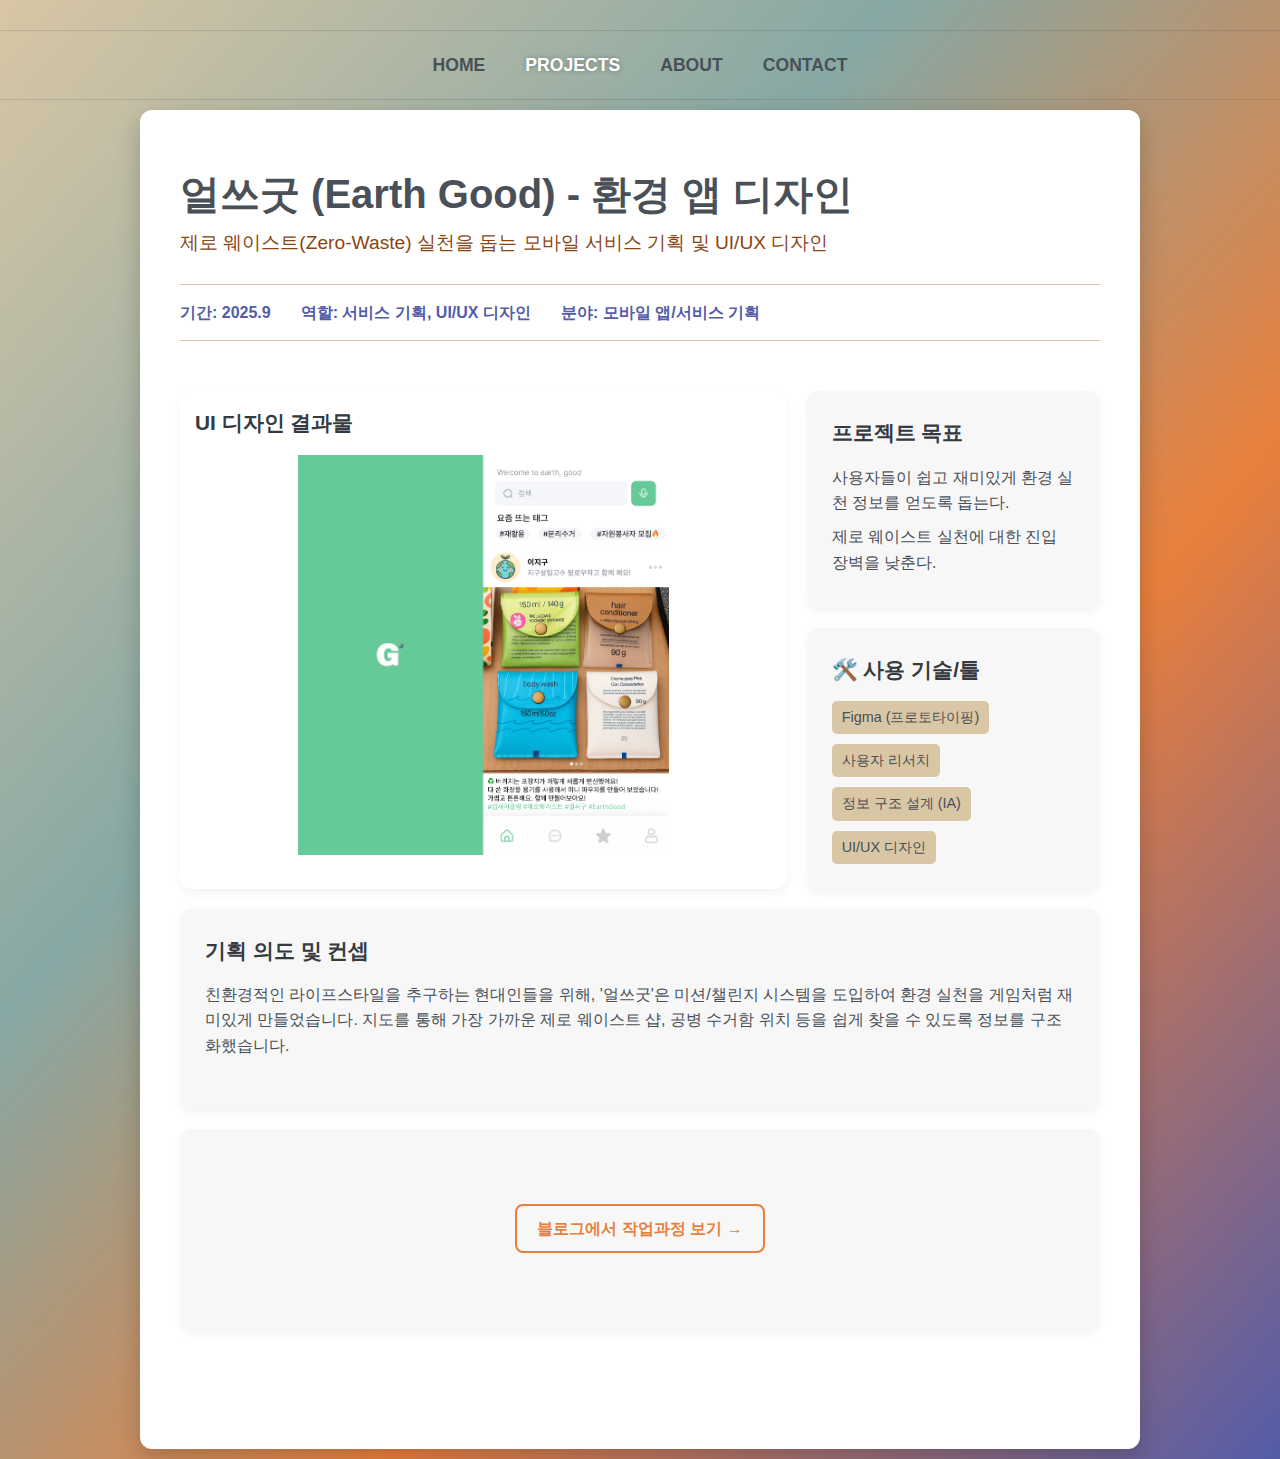
<file: 브랜딩포폴/얼쓰굿.html>
<!DOCTYPE html>
<html lang="ko">
<head>
    <meta charset="UTF-8">
    <meta name="viewport" content="width=device-width, initial-scale=1.0">
    <title>프로젝트 상세 - 얼쓰굿</title>
    <link rel="stylesheet" href="index.css"> 
    </head>
<body>
    
    <header class="main-header">
        </header>
    
    <nav class="top-menu">
        <ul>
            <li><a href="index.html">HOME</a></li>
            <li><a href="project.html" class="active">PROJECTS</a></li>
            <li><a href="about.html">ABOUT</a></li>
            <li><a href="contact.html">CONTACT</a></li>
        </ul>
    </nav>

    <div class="page-content-wrapper"> 
        
       <main class="project-detail-main"> 
    
            <section class="detail-header">
                <h1>얼쓰굿 (Earth Good) - 환경 앱 디자인</h1>
                <p class="tagline-detail">제로 웨이스트(Zero-Waste) 실천을 돕는 모바일 서비스 기획 및 UI/UX 디자인</p>
                <div class="project-summary-box">
                    <span>기간: 2025.9</span>
                    <span>역할: 서비스 기획, UI/UX 디자인</span>
                    <span>분야: 모바일 앱/서비스 기획</span>
                </div>
            </section>
            
            <section class="bento-grid-container">
                
                <div class="bento-tile tile-wide tile-tall image-viewer-tile">
                    <h3> UI 디자인 결과물</h3>
                    <img src="./얼쓰굿.png" alt="얼쓰굿 앱 목업" class="detail-image-full"> 
                    <p class="image-caption"></p>
                </div>

                <div class="bento-tile style-guide-tile">
                    <h3> 프로젝트 목표</h3>
                    <ul>
                        <li>사용자들이 쉽고 재미있게 환경 실천 정보를 얻도록 돕는다.</li>
                        <li>제로 웨이스트 실천에 대한 진입 장벽을 낮춘다.</li>
                    </ul>
                </div>

                <div class="bento-tile tech-tile">
                    <h3>🛠️ 사용 기술/툴</h3>
                    <div class="tech-list">
                        <span>Figma (프로토타이핑)</span>
                        <span>사용자 리서치</span>
                        <span>정보 구조 설계 (IA)</span>
                        <span>UI/UX 디자인</span>
                    </div>
                </div>
                
                <div class="bento-tile tile-full description-tile">
                    <h3>기획 의도 및 컨셉</h3>
                    <p>친환경적인 라이프스타일을 추구하는 현대인들을 위해, '얼쓰굿'은 미션/챌린지 시스템을 도입하여 환경 실천을 게임처럼 재미있게 만들었습니다. 지도를 통해 가장 가까운 제로 웨이스트 샵, 공병 수거함 위치 등을 쉽게 찾을 수 있도록 정보를 구조화했습니다.</p>
                </div>

                <div class="bento-tile tile-full button-tile">
                    <a href="https://blog.naver.com/snr7052/224111632977" target="_blank" class="blog-button">블로그에서 작업과정 보기 →</a>
                </div>

            </section>
            
    
            
        </main>
        
    </div> 
    </body>
</html>
</file>
<file: 브랜딩포폴/index.css>
body, p, li, span { /* 💥 li와 span 태그 추가 */
    /* [본문용 폰트] DM Sans */
    font-family: 'DM Sans', sans-serif;
    color: #495057; 
    line-height: 1.6; 
}

/* 폰트 굵기를 달리 적용해야 하는 li/span이 있다면 별도로 지정 */
.tech-list span {
    /* 기술 목록의 span은 Rubik 폰트로 지정했었으므로, 이 정의를 확인합니다. */
    font-family: 'Rubik', sans-serif;
}
h1, h2 {
    /* [메인 제목용 폰트] Nunito */
    font-family: 'Nunito', sans-serif;
    font-weight: 800; 
    line-height: 1.2;
}

h3, h4, 
.top-menu a, /* 메뉴바의 a 태그 */
.tagline,
.contact-item h3,
.blog-button /* 💥 버튼도 Rubik으로 하고 싶다면 추가 */
{
    /* [서브 제목 및 UI 요소용 폰트] Rubik 적용 */
    font-family: 'Rubik', sans-serif;
    font-weight: 600; 
}
* {
    margin: 0;
    padding: 0;
    box-sizing: border-box;
}

body {
    font-family: 'Georgia', serif; 
    
    /* ***** 배경색 변경: 4가지 색상 그라데이션 적용 ***** */
    /* to bottom right: 왼쪽 상단에서 오른쪽 하단으로 흐름 */
    background: linear-gradient(to bottom right, 
        #D9C6A5 0%,  /* 밝은 베이지 (시작) */
        #87A8A4 35%, /* 부드러운 그린 */
        #E97F3C 65%, /* 활기찬 오렌지 */
        #535CA9 100% /* 차분한 바이올렛 (끝) */
    ); 
    
    color: #495057; /* 메인 텍스트 색상 */
    min-height: 100vh;
    display: flex;
    flex-direction: column;
}

/* 1. 헤더 스타일 */
.main-header {
    /* *** 배경색 해제: body의 그라데이션이 투영되도록 설정 *** */
    background: transparent; 
    padding: 15px 5%;
    /* 배경이 투명해지므로 구분선을 제거하거나 연한 선으로 대체 */
    border-bottom: 1px solid rgba(73, 80, 87, 0.2); 
}

.logo-area {
    display: flex;
    align-items: center;
    gap: 15px;
}

/* 헤더 타이틀 색상: 어두운 배경이 없어졌으므로, 잘 보이는 어두운 톤으로 변경 */
.header-title {
    font-size: 1.8em;
    font-weight: bold;
    color: #495057; /* 다크 그레이 */
}

/* ... (body와 header 스타일은 이전과 동일) ... */

/* 2. 메인 콘텐츠 스타일 (하단 배치 및 수평 중앙 정렬) */
.main-content {
    flex-grow: 1; 
    display: flex;
    flex-direction: column;
    align-items: center; /* 수평 중앙 정렬 */
    justify-content: flex-end; /* *** 핵심: 메인 콘텐츠를 하단으로 배치 *** */
    padding: 20px 5%; /* 좌우 여백을 주어 배치 영역 확보 */
    text-align: center;
    padding-bottom: 80px; /* 푸터와 너무 붙지 않도록 아래 여백 추가 */
}

/* ================================================= */
/* 메인 아이콘 네비게이션 (두둥실 + 확대 + 텍스트 라벨) */
/* ================================================= */

/* 아이콘 네비게이션 컨테이너 */
.icon-nav-container {
    display: flex;
    justify-content: center;
    align-items: center;
    gap: 60px; 
    margin-top: 80px;
}

/* 오른쪽 그룹 레이아웃 유지 */
.right-icon-group {
    display: flex;
    gap: 60px;
}

/* 개별 아이콘 링크 (텍스트를 중앙에 배치하기 위해 flex-column 추가) */
.nav-icon-link {
    text-decoration: none;
    display: flex;
    flex-direction: column;
    align-items: center;
    transition: all 0.4s ease;
    background: none; /* 원형 테두리 제거 */
}

/* 아이콘 이미지 기본 크기 */
.nav-icon-img {
    width: 150px; 
    height: auto;
    display: block;
    transition: transform 0.3s ease; /* 확대 애니메이션 */
}

/* 호버 시 나타날 글자 스타일 (기본적으로 투명) */
.icon-label {
    margin-top: 15px;
    font-family: 'Rubik', sans-serif;
    font-weight: 700;
    font-size: 1.1em;
    color: #ebebeb; /* 텍스트 색상 */
    opacity: 0; /* 평소엔 숨김 */
    transform: translateY(10px); /* 살짝 아래에 위치 */
    transition: all 0.3s ease;
}

/* --- 💥 호버 시 복합 효과 시작 --- */

.nav-icon-link:hover .nav-icon-img {
    /* 1. 이미지 크기 확대 */
    transform: scale(1.15); 
    /* 2. 두둥실 애니메이션 적용 */
    animation: floating 1.5s ease-in-out infinite;
}

.nav-icon-link:hover .icon-label {
    /* 3. 숨겨진 텍스트 나타남 */
    opacity: 1;
    transform: translateY(0);
}

/* 두둥실 애니메이션 (이미 커진 상태인 1.15배를 기준으로 움직임) */
@keyframes floating {
    0% { transform: translateY(0) scale(1.15); }
    50% { transform: translateY(-15px) scale(1.15); }
    100% { transform: translateY(0) scale(1.15); }
}

/* 3. 푸터 스타일 */
footer {
    padding: 15px;
    text-align: center;
    /* *** 배경색 해제: body의 그라데이션이 투영되도록 설정 *** */
    background: transparent; 
    color: #495057; /* 푸터 글씨색 (다크 그레이) */
    margin-top: auto;
    font-size: 0.9em;
    /* 상단 구분선 추가 */
    border-top: 1px solid rgba(73, 80, 87, 0.2); 
}

/* 기타 스타일은 이전 코드에서 유지 */
/* ... */
/* ================================================= */
/* PROJECTS PAGE STYLES (projects.html)              */
/* ================================================= */


/* ================================================= */
/* 1. 새로운 상단 메뉴바 스타일 (top-menu)          */
/* ================================================= */
.top-menu {
    padding: 20px 0;
    background: transparent; 
    border-bottom: 1px solid rgba(73, 80, 87, 0.2); 
}

.top-menu ul {
    list-style: none;
    display: flex; /* *** 핵심: 메뉴 항목을 가로로 배치 *** */
    justify-content: center; /* *** 핵심: 항목들을 중앙에 배치 *** */
    padding: 0;
    margin: 0;
}

.top-menu li {
    margin: 0 20px; /* 항목 간 간격 */
}

.top-menu li a {
    text-decoration: none;
    font-size: 1.1em;
    font-weight: 600;
    /* 평소 색상: 어두운 배경에서 잘 보이도록 다크 그레이 */
    color: #495057; 
    transition: color 0.3s ease;
}

/* *** 핵심: 활성화된 항목 또는 호버 시 흰색으로 *** */
.top-menu li a.active,
.top-menu li a:hover {
    color: #FFFFFF; /* 흰색으로 변경 */
    /* 현재 배경이 밝은 그라데이션이므로, 흰색이 잘 안 보일 수 있습니다. */
    /* 이때는 텍스트에 그림자를 주어 대비를 강화하는 것이 좋습니다. */
    text-shadow: 0 0 5px rgba(0, 0, 0, 0.3); 
}


/* ================================================= */
/* 2. 메인 콘텐츠 스타일 수정 (썸네일 중앙 배치를 위해) */
/* ================================================= */

/* 클래스명을 일반적인 용도에 맞게 main-content-center로 변경 */
.main-content-center { 
    flex-grow: 1; 
    display: flex;
    flex-direction: column;
    
    /* *** 수평 중앙 정렬 *** */
    align-items: center; 
    /* *** 수직 중앙 정렬 (화면 높이 중앙에 배치) *** */
    justify-content: center; 
    
    /* 사이드바 너비를 뺐던 max-width는 이제 제거합니다. */
    width: 100%;
    padding: 20px;
    
    /* HTML에서 메인 영역 클래스 이름을 project-main-content 대신 이것으로 사용해야 합니다. */
}

/* 썸네일 그리드 스타일 (변경 없음) */
.thumbnail-grid {
    display: grid;
    grid-template-columns: repeat(3, 1fr); 
    gap: 15px; 
    width: 100%; 
    max-width: 900px; /* 그리드 최대 폭 유지 */
}

/* ... (나머지 썸네일 관련 스타일은 유지) ... */

/* 3. 메인 콘텐츠 (썸네일 영역) */
.project-main-content {
    flex-grow: 1; 
    
    /* 중앙 배치: Flexbox를 사용하여 콘텐츠를 중앙에 배치 */
    display: flex;
    flex-direction: column;
    align-items: center; /* *** 수평 중앙 정렬 (가장 중요) *** */
    
    /* 전체 박스 크기 내에서 중앙 정렬을 위해 너비 100%를 사용합니다. */
    width: 100%;
    
    /* 썸네일 섹션들이 박스 내부에 적절히 위치하도록 패딩 설정 */
    padding: 20px;
}
/* 4. 썸네일 3분할 그리드 */
.thumbnail-grid {
    /* 썸네일 그리드 자체는 중앙에 배치되지만, 그 폭은 유동적입니다. */
    display: grid;
    grid-template-columns: repeat(3, 1fr); 
    gap: 15px; 
    width: 100%; /* 부모(project-main-content)의 크기 내에서 폭을 꽉 채웁니다. */
    max-width: 900px; /* 썸네일 그리드가 너무 커지는 것을 방지하기 위해 최대 폭 설정 (선택 사항) */
}

.thumbnail-item {
    display: block;
    overflow: hidden;
    position: relative;
    
    /* *** 핵심: 이미지 비율을 맞추기 위한 트릭 (1:1 정사각형 가정) *** */
    padding-top: 100%; 
}

.thumbnail-item img {
    position: absolute;
    top: 0;
    left: 0;
    width: 100%;
    height: 100%;
    object-fit: cover; /* 이미지를 잘리지 않게 비율에 맞춰 꽉 채움 */
    transition: opacity 0.3s ease;
}

.thumbnail-item:hover img {
    opacity: 0.8;
}

/* 썸네일 섹션 간의 구분 */
.thumbnail-section {
    margin-bottom: 50px;
    width:100%;
}

/* 임시로 각 섹션의 높이를 지정하여 스크롤 이동 테스트 */
#web {
    min-height: 500px; /* 이미 콘텐츠가 있으니 유지 */
}

#app {
    min-height: 100vh; /* 화면 높이만큼 지정 */
    padding-top: 80px; /* 헤더에 가려지지 않게 여백 추가 */
}

#graphic {
    min-height: 100vh; /* 화면 높이만큼 지정 */
    padding-top: 80px; 
}

/* ================================================= */
/* 임시 이미지 박스 스타일 (COMING SOON)             */
/* ================================================= */

.placeholder-item {
    /* 기존 썸네일 아이템과 동일하게 1:1 비율을 유지합니다. */
    position: relative;
    padding-top: 100%; 
    background-color: #f8f8f8; /* 배경색: 밝은 회색 */
    border: 1px solid #e0e0e0; /* 테두리 추가 */
    border-radius: 8px;
    box-shadow: none; /* 그림자 제거 또는 약하게 */
    display: flex; /* 내부 콘텐츠 정렬을 위해 flex 사용 */
    justify-content: center;
    align-items: center;
}

.placeholder-content {
    /* 내용을 썸네일 아이템 중앙에 배치 */
    position: absolute;
    top: 50%;
    left: 50%;
    transform: translate(-50%, -50%); /* 정확히 중앙에 위치 */
    text-align: center;
    color: #a0a0a0; /* 텍스트 색상: 연한 회색 */
    font-size: 1.2em;
    font-weight: 600;
}

.placeholder-content p {
    margin-top: 5px;
    font-size: 0.9em;
    font-weight: 400;
    color: #b0b0b0;
}

/* ================================================= */
/* ABOUT PAGE STYLES (about.html) - 이분할 대칭형   */
/* ================================================= */

/* 중앙 박스 래퍼는 이전과 동일하게 유지 */
.page-content-wrapper {
    /* *** 핵심: 상하좌우 10px (약 1cm) 여백 설정 *** */
    margin: 10px; 
    
    /* 화면 중앙에 박스를 배치 */
    margin-left: auto;
    margin-right: auto;
    
    /* 배경색 흰색 계열 설정 */
    background-color: #FFFFFF; 
    
    /* 박스 최대 너비 설정 */
    max-width: 1230px; 
    
    /* 모서리 둥글게 */
    border-radius: 12px;
    
    /* 그림자 효과 */
    box-shadow: 0 8px 25px rgba(0, 0, 0, 0.2);
    
    overflow: hidden; 
}
/* T자형 컨테이너 대신 이분할 레이아웃 적용 */
.about-main-content-split {
    display: flex;
    justify-content: space-between;
    width: 100%;
    padding: 40px; /* 전체 박스 내 여백 */
    gap: 40px; /* 두 칼럼 사이의 간격 */
    min-height: 80vh; /* 내용이 적더라도 최소 높이 확보 */
}

.split-column {
    width: 50%; /* 양쪽 칼럼을 50%씩 동일하게 배분 */
    padding: 0 15px;
}

.left-column {
    border-right: 1px solid #D9C6A5; /* 중앙에 얇은 베이지색 구분선 */
    padding-right: 40px;
}

.right-column {
    padding-left: 40px;
}

/* 프로필 요약 스타일 */
.profile-summary {
    margin-bottom: 40px;
}

.profile-img-small {
    width: 90px;
    height: 90px;
    border-radius: 50%;
    object-fit: cover;
    margin-bottom: 15px;
    border: 3px solid #E97F3C; /* 오렌지 포인트 색상 */
}

.profile-summary h2 {
    font-size: 1.8em;
    color: #495057;
}

.tagline-large {
    font-size: 1.1em;
    font-weight: 500;
    color: #535CA9;
    margin-bottom: 20px;
}

/* 경력/프로젝트 아이템 스타일 */
.experience-list,
.project-list {
    margin-top: 20px;
}

.experience-item,
.project-item-split,
.education-item {
    margin-bottom: 25px;
    padding-bottom: 10px;
    border-bottom: 1px dashed rgba(73, 80, 87, 0.1);
}

.experience-item h4,
.project-item-split h4,
.education-item h4 {
    font-size: 1.15em;
    color: #495057;
    margin-bottom: 5px;
}

.date {
    font-size: 0.9em;
    color: #87A8A4; /* 부드러운 그린 톤 */
    margin-bottom: 5px;
}

/* 기술 스택 뱃지 스타일 */
.skills-grid-split {
    display: flex;
    flex-wrap: wrap;
    gap: 10px;
    margin-bottom: 30px;
}

.skill-badge-lg {
    background-color: #535CA9; /* 바이올렛/블루 포인트 */
    color: #FFFFFF;
    padding: 10px 15px;
    border-radius: 5px;
    font-size: 0.95em;
    font-weight: 600;
}

/* --- 반응형 설정 (모바일에서 1단으로 변경) --- */
@media (max-width: 900px) {
    .about-main-content-split {
        flex-direction: column; /* 세로로 쌓기 */
        gap: 30px;
    }
    .split-column {
        width: 100%;
        padding: 0;
    }
    .left-column {
        border-right: none;
        border-bottom: 1px solid #D9C6A5; /* 모바일에서는 하단 구분선 */
        padding-bottom: 30px;
        padding-right: 0;
    }
    .right-column {
        padding-left: 0;
    }
}

/* ================================================= */
/* CONTACT PAGE STYLES (contact.html) - 지도 컨셉    */
/* ================================================= */

.contact-page {
    padding: 60px 40px; 
    max-width: 1100px; 
    /* 지도가 빠졌으므로, 중앙 정렬이 더 잘 작동하도록 flex를 재사용합니다. */
    display: flex;
    flex-direction: column;
    align-items: center;
}

.contact-section {
    width: 100%; /* 내부 섹션 너비 유지 */
}

.contact-section h2 {
    font-size: 2.5em;
    color: #535CA9; 
    /* 상단 여백 조정 */
    margin-bottom: 50px; 
    text-align: center;
}

/* 2. 정보 및 폼 영역 (좌우 분할) */
.info-form-split {
    display: flex;
    justify-content: center; /* 중앙 정렬을 위해 추가 */
    width: 100%;
    gap: 40px;
    max-width: 900px; /* 너무 넓어지는 것을 방지 */
    margin: 0 auto; /* 중앙 배치 */
}

.contact-info-list {
    width: 40%;
    padding: 20px 0;
}

.contact-info-list h3 {
    font-size: 1.5em;
    color: #495057;
    margin-bottom: 30px;
}

.contact-form-area-split {
    width: 60%;
    padding: 30px;
    background-color: #f7f7f7; /* 폼 영역을 약간 밝게 분리 */
    border-radius: 8px;
    border: 1px solid #D9C6A5;
}

.contact-form-area-split h3 {
    color: #8B4513; 
    margin-bottom: 25px;
}

/* 연락처 개별 아이템 스타일 */
.contact-detail-item {
    display: flex;
    align-items: flex-start;
    margin-bottom: 35px;
}

.contact-detail-item .icon {
    font-size: 2.2em;
    color: #E97F3C; /* 오렌지 아이콘 색상 */
    margin-right: 15px;
    line-height: 1;
}

.detail-text h4 {
    font-size: 1em;
    color: #343A40;
    font-weight: 600;
    margin-bottom: 3px;
}

.detail-text p {
    font-size: 1.1em;
    margin: 0;
}

.detail-text a {
    color: #535CA9;
    text-decoration: none;
    font-weight: 500;
}

/* 폼 스타일 재정의 */
.simple-form input,
.simple-form textarea {
    width: 100%;
    padding: 12px;
    margin-bottom: 15px;
    border: 1px solid #D9C6A5;
    border-radius: 5px;
    font-size: 1em;
    box-sizing: border-box;
    background-color: #FFFFFF;
}

.submit-button-split {
    display: block;
    width: 100%;
    padding: 15px;
    background-color: #535CA9; /* 바이올렛/블루 포인트로 통일 */
    color: #FFFFFF;
    border: none;
    border-radius: 5px;
    font-size: 1.1em;
    cursor: pointer;
    transition: background-color 0.3s ease;
}

.submit-button-split:hover {
    background-color: #39438F;
}

/* --- 반응형 설정 --- */
@media (max-width: 800px) {
    .info-form-split {
        flex-direction: column;
        gap: 30px;
    }
    .contact-info-list,
    .contact-form-area-split {
        width: 100%;
        padding: 0;
    }
    .contact-form-area-split {
        padding: 30px; /* 폼 영역만 다시 패딩 적용 */
    }
}

/* ================================================= */
/* PROJECT DETAIL PAGE STYLES (project_detail.html)  */
/* ================================================= */

.project-detail-main {
    padding: 60px 40px; 
    max-width: 1000px; /* 상세 페이지 너비 제한 */
    margin: 0 auto;
}

/* --- 상세 페이지 헤더 --- */
.detail-header h1 {
    font-size: 2.5em;
    margin-bottom: 10px;
}

.tagline-detail {
    font-size: 1.2em;
    color: #8B4513; 
    margin-bottom: 25px;
}

.project-summary-box {
    display: flex;
    gap: 30px;
    padding: 15px 0;
    border-top: 1px solid #D9C6A5;
    border-bottom: 1px solid #D9C6A5;
    margin-bottom: 50px;
}
.project-summary-box span {
    font-weight: 600;
    color: #535CA9;
}


/* ------------------------------------------------- */
/* 1. 벤토 그리드 컨테이너 (핵심)                       */
/* ------------------------------------------------- */
.bento-grid-container {
    display: grid; /* <--- 벤토 그리드 활성화 (가장 중요) */
    grid-template-columns: repeat(3, 1fr); /* 3개의 칼럼 설정 */
    grid-auto-rows: minmax(200px, auto); /* 타일 최소 높이 설정 */
    gap: 20px; /* 타일 간 간격 */
    margin-bottom: 60px;
}

.bento-tile {
    padding: 25px;
    border-radius: 12px;
    background-color: #f7f7f7; /* 타일 배경색 */
    box-shadow: 0 4px 10px rgba(0, 0, 0, 0.05);
    overflow: hidden; /* 타일 경계 밖으로 내용이 넘치지 않도록 방지 */
}

.bento-tile h3 {
    font-size: 1.3em;
    color: #343A40; /* 제목 포인트 색상 */
    margin-bottom: 15px;
}

/* --- 타일 크기 조정 클래스 --- */

/* 2칸 너비 타일 */
.tile-wide {
    grid-column: span 2; 
}

/* 2칸 높이 타일 */
.tile-tall {
    grid-row: span 2;
}

/* 전체 폭 타일 (3칸 너비) */
.tile-full {
    grid-column: span 3;
}

/* 리스트 아이템 내부의 컬러 박스 스타일 */
.color-swatch {
    /* 작은 정사각형 모양 */
    display: inline-block;
    width: 15px; 
    height: 15px;
    border: 1px solid #ccc; /* 경계를 명확하게 */
    border-radius: 3px;
    margin-left: 10px;
    vertical-align: middle; /* 텍스트와 세로 중앙 정렬 */
}

/* 기존 스타일 가이드 목록의 스타일 조정 */
.style-guide-tile ul {
    list-style: none;
    padding-left: 0;
}
.style-guide-tile li {
    /* 텍스트와 컬러 박스가 한 줄에 깔끔하게 나오도록 조정 */
    display: flex;
    align-items: center;
    margin-bottom: 8px;
    font-size: 1em;
}
/* --- 2. 이미지 크기 제어 (사진 크기 줄이기) --- */

.image-viewer-tile {
    padding: 15px; 
    /* 타일 배경색을 더 깔끔하게 설정 */
    background-color: #FFFFFF; 
}

.detail-image-full {
    /* 이미지 크기를 타일 폭에 맞춥니다. */
    width: 100%; 
    height: auto;
    display: block;
    border-radius: 6px;
    
    /* 💥 이미지 세로 폭이 너무 커지는 것을 방지 (원본 이미지가 매우 클 때) */
    max-height: 400px; 
    object-fit: contain; /* 이미지를 자르지 않고 전체가 보이게 맞춥니다. */
}

/* --- 3. 사용 기술 타일 --- */
.tech-tile .tech-list {
    display: flex;
    flex-wrap: wrap;
    gap: 10px;
}
.tech-list span {
    background-color: #D9C6A5;
    color: #495057;
    padding: 5px 10px;
    border-radius: 5px;
    font-size: 0.9em;
}

/* --- 4. 비하인드 스토리 버튼 스타일 --- */
.button-tile {
    display: flex;
    justify-content: center;
    align-items: center;
    /* 💥 수정: 버튼 타일 배경색을 일반 타일 배경색과 동일하게 만듭니다. */
    background-color: #f7f7f7; 
}

.blog-button {
    text-decoration: none;
    /* 💥 수정: 배경색을 제거하고 폰트 색상을 포인트 컬러로 변경 */
    background-color: transparent; 
    color: #E97F3C; /* 폰트 색상을 오렌지 포인트 컬러로 */
    font-weight: 700;
    /* 💥 수정: 패딩을 줄여서 버튼 크기 축소 */
    padding: 10px 20px; 
    border-radius: 8px;
    font-size: 1em; /* 폰트 크기 조정 */
    border: 2px solid #E97F3C; /* 💥 테두리를 넣어 버튼처럼 보이게 함 */
    transition: background-color 0.3s ease, color 0.3s ease;
}

.blog-button:hover {
    /* 호버 시 배경색이 차도록 변경하여 세련된 효과 추가 */
    background-color: #E97F3C;
    color: #FFFFFF;
}
/* --- 반응형 (모바일) --- */
@media (max-width: 768px) {
    .bento-grid-container {
        grid-template-columns: 1fr; /* 모바일에서는 1열로 변경 */
    }
    .tile-wide,
    .tile-tall,
    .tile-full {
        grid-column: span 1; 
        grid-row: span 1;
    }
}
</file>
